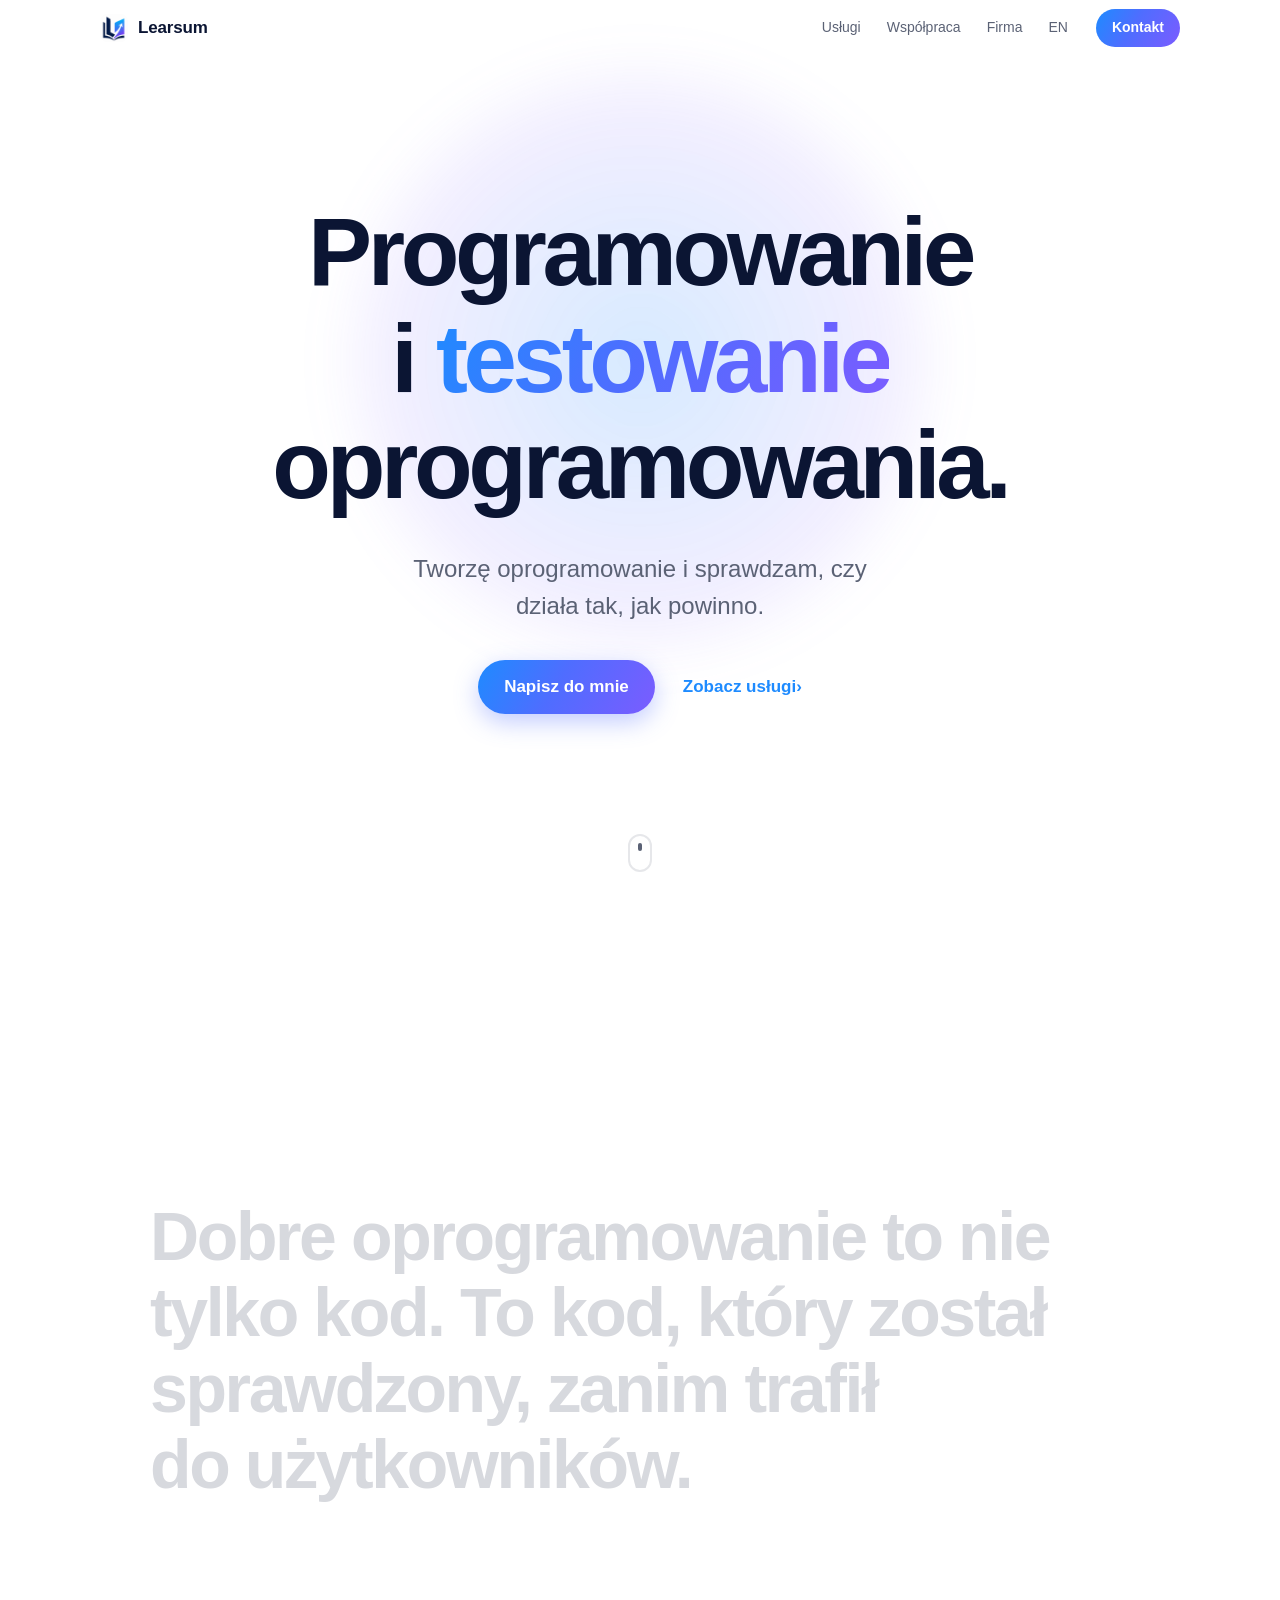
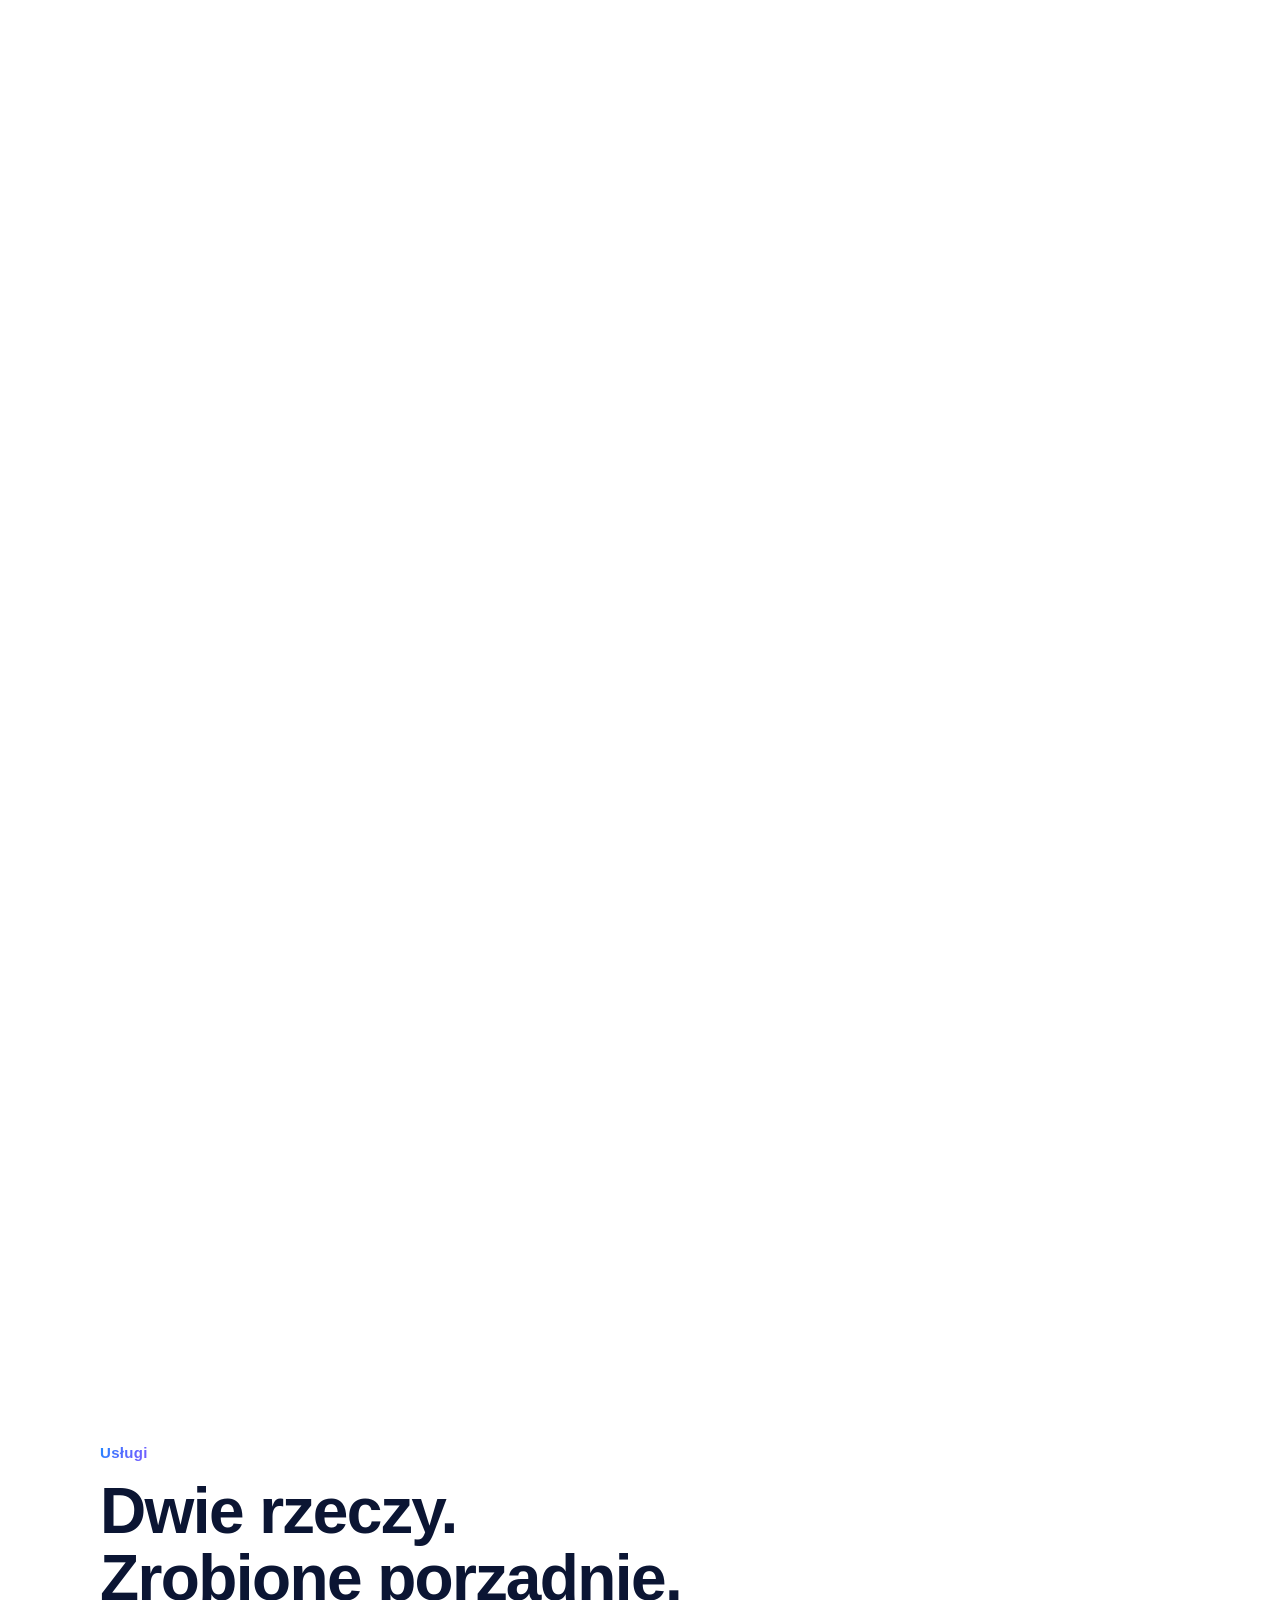
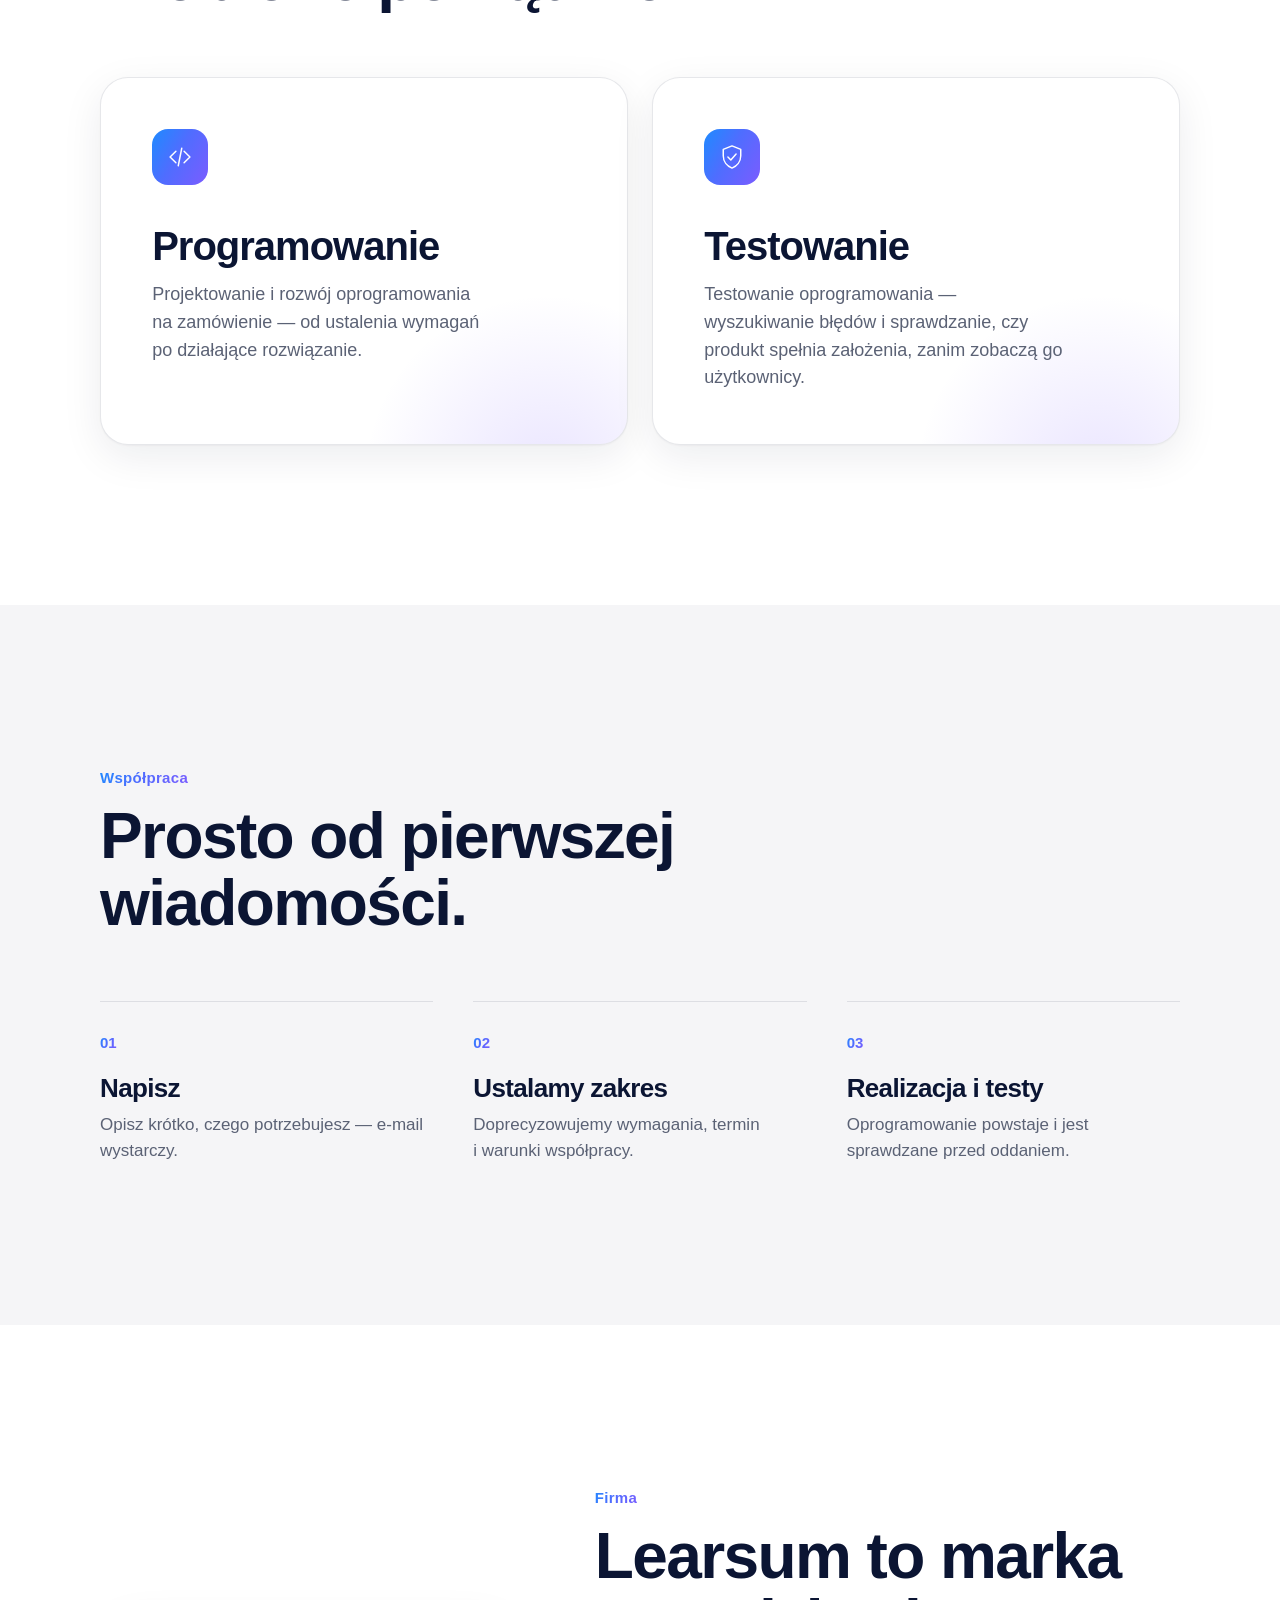
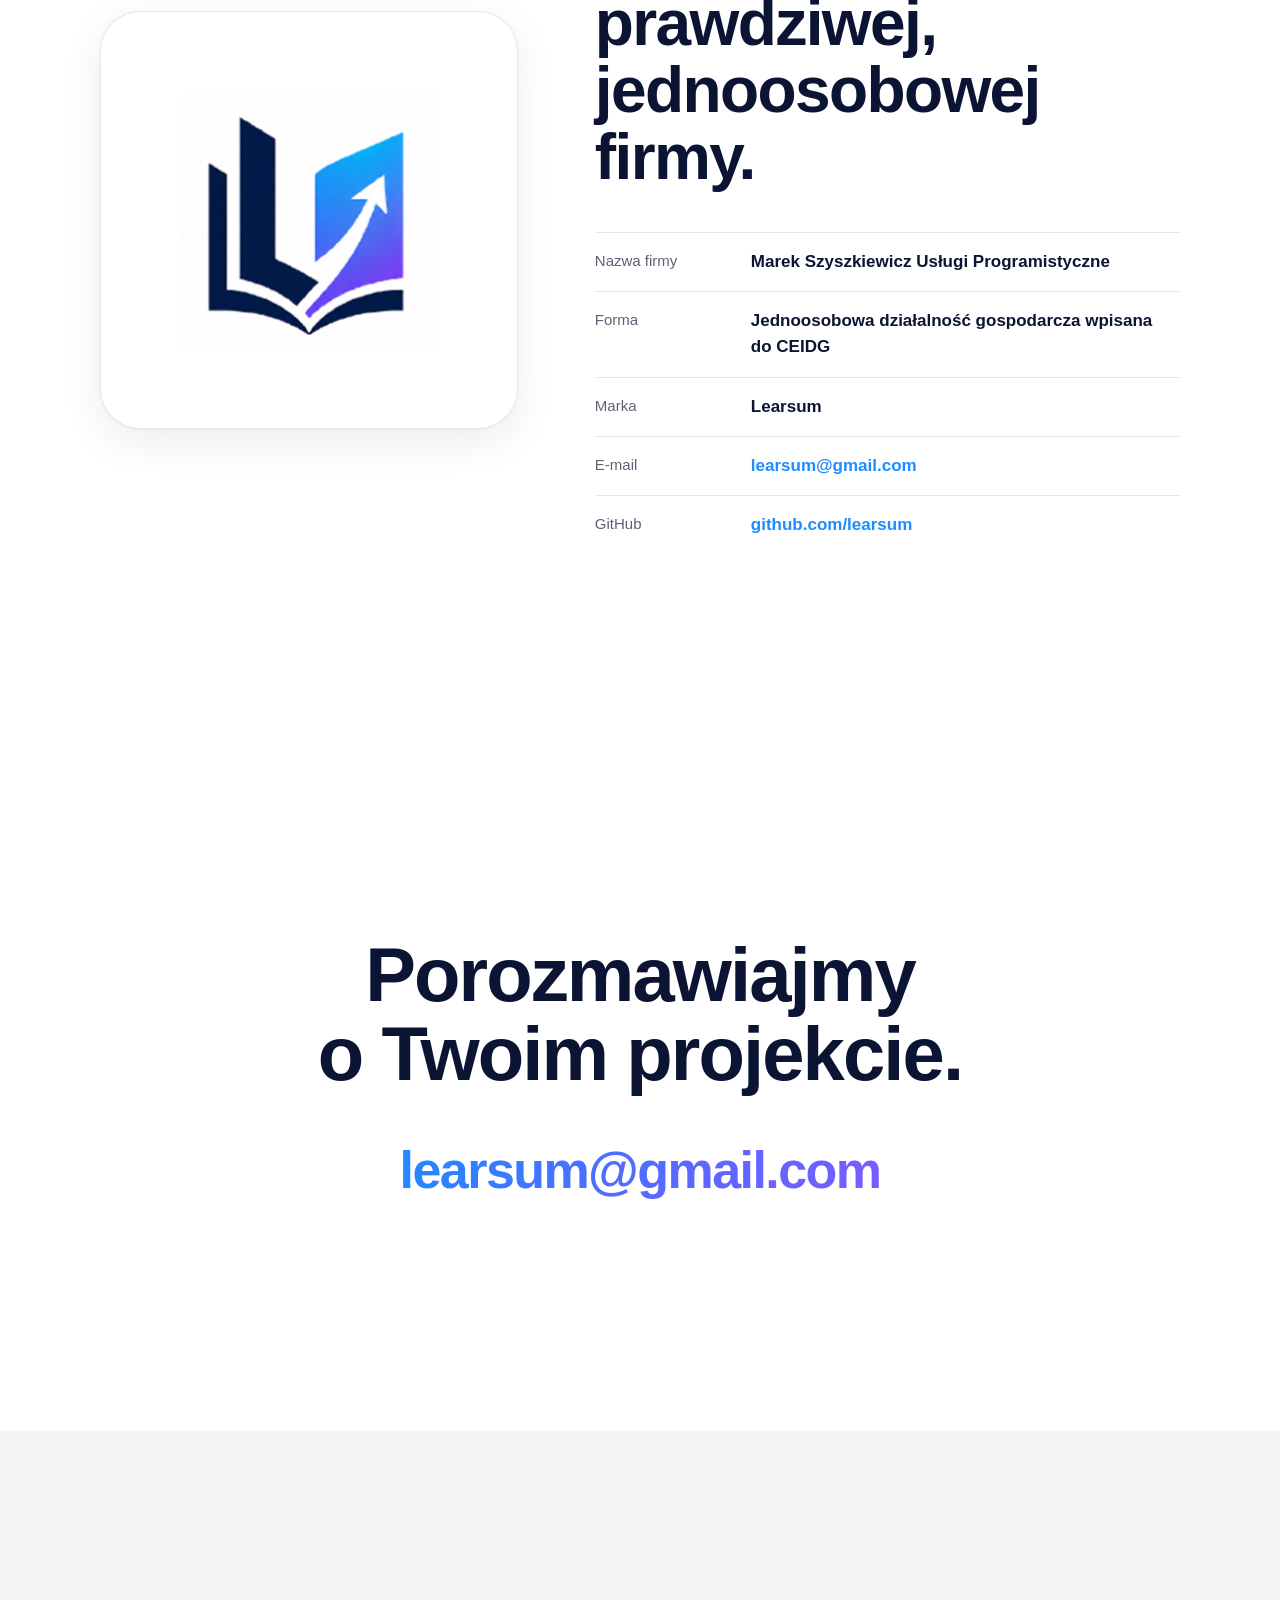
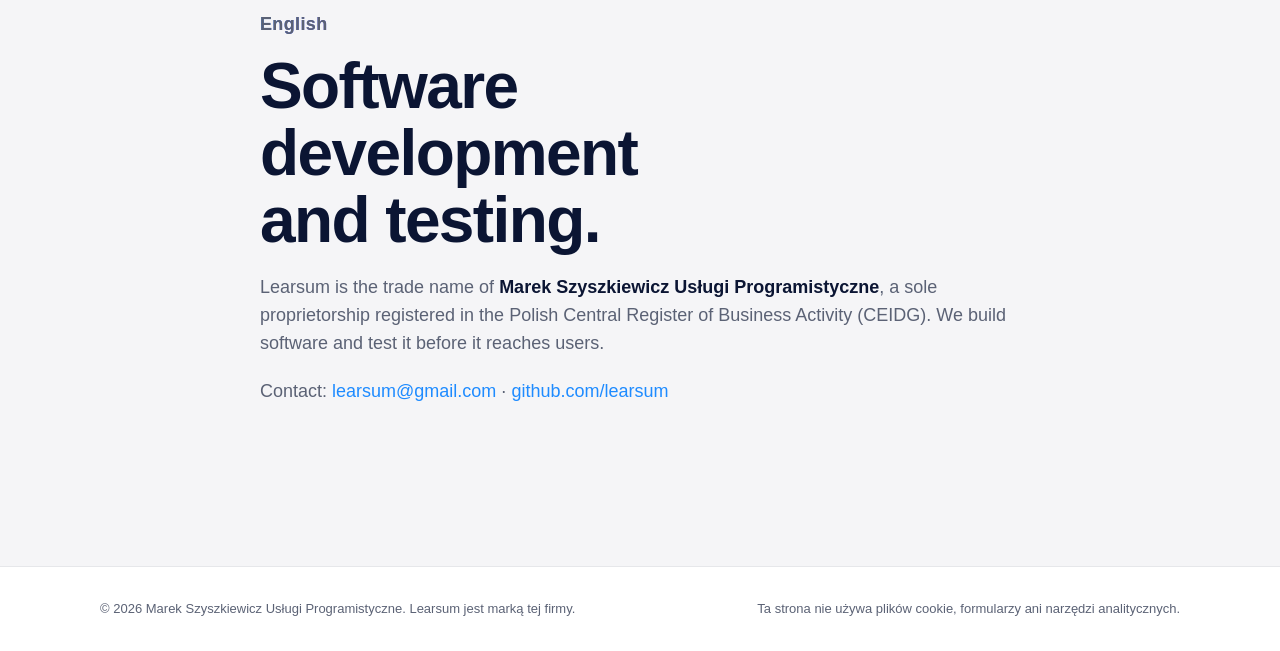
<file: index.html>
<!doctype html>
<html lang="pl">
<head>
  <meta charset="utf-8">
  <meta name="viewport" content="width=device-width, initial-scale=1, viewport-fit=cover">
  <title>Learsum — programowanie i testowanie oprogramowania</title>
  <meta name="description" content="Learsum to marka firmy Marek Szyszkiewicz Usługi Programistyczne. Programowanie i testowanie oprogramowania. Kontakt: learsum@gmail.com.">
  <meta name="color-scheme" content="light dark">
  <meta name="theme-color" content="#ffffff" media="(prefers-color-scheme: light)">
  <meta name="theme-color" content="#05070f" media="(prefers-color-scheme: dark)">
  <meta property="og:type" content="website">
  <meta property="og:title" content="Learsum — programowanie i testowanie oprogramowania">
  <meta property="og:description" content="Marka firmy Marek Szyszkiewicz Usługi Programistyczne.">
  <meta property="og:locale" content="pl_PL">
  <meta property="og:url" content="https://learsum.github.io/">
  <meta property="og:image" content="https://learsum.github.io/assets/learsum-logo.png">
  <link rel="canonical" href="https://learsum.github.io/">
  <script type="application/ld+json">
  {
    "@context": "https://schema.org",
    "@type": "Organization",
    "name": "Learsum",
    "legalName": "Marek Szyszkiewicz Usługi Programistyczne",
    "url": "https://learsum.github.io/",
    "logo": "https://learsum.github.io/assets/learsum-logo.png",
    "email": "learsum@gmail.com",
    "sameAs": ["https://github.com/learsum"]
  }
  </script>
  <link rel="icon" type="image/png" sizes="32x32" href="assets/favicon-32.png">
  <link rel="apple-touch-icon" href="assets/apple-touch-icon.png">
  <link rel="stylesheet" href="styles.css">
  <script>document.documentElement.classList.add('js')</script>
  <script src="main.js" defer></script>
</head>
<body>
  <a class="skip" href="#main">Przejdź do treści</a>

  <header class="nav" id="nav">
    <div class="nav__inner">
      <a class="brand" href="#top" aria-label="Learsum — początek strony">
        <img src="assets/mark.png" alt="" width="28" height="28">
        <span>Learsum</span>
      </a>
      <nav aria-label="Główna nawigacja">
        <ul class="nav__links">
          <li><a href="#uslugi">Usługi</a></li>
          <li><a href="#wspolpraca">Współpraca</a></li>
          <li><a href="#firma">Firma</a></li>
          <li><a href="#en" lang="en">EN</a></li>
        </ul>
      </nav>
      <a class="btn btn--small" href="mailto:learsum@gmail.com">Kontakt</a>
    </div>
  </header>

  <main id="main">
    <!-- HERO -->
    <section class="hero" id="top">
      <div class="hero__glow" aria-hidden="true"></div>
      <div class="hero__content" data-hero>
        <h1 class="hero__title">
          <span class="line"><span>Programowanie</span></span>
          <span class="line"><span>i&nbsp;<em class="grad">testowanie</em></span></span>
          <span class="line"><span>oprogramowania.</span></span>
        </h1>
        <p class="hero__lead">Tworzę oprogramowanie i&nbsp;sprawdzam, czy działa tak, jak powinno.</p>
        <div class="hero__cta">
          <a class="btn" href="mailto:learsum@gmail.com">Napisz do mnie</a>
          <a class="link-arrow" href="#uslugi">Zobacz usługi</a>
        </div>
      </div>
      <div class="scroll-hint" aria-hidden="true"><span></span></div>
    </section>

    <!-- SCROLL STATEMENT -->
    <section class="statement" aria-label="Podejście">
      <div class="statement__sticky">
        <p class="statement__text" data-words>Dobre oprogramowanie to&nbsp;nie tylko kod. To&nbsp;kod, który został sprawdzony, zanim trafił do&nbsp;użytkowników.</p>
      </div>
    </section>

    <!-- SERVICES -->
    <section class="section" id="uslugi">
      <div class="container">
        <p class="eyebrow reveal">Usługi</p>
        <h2 class="section__title reveal">Dwie rzeczy.<br>Zrobione porządnie.</h2>

        <div class="cards">
          <article class="card reveal">
            <div class="card__icon" aria-hidden="true">
              <svg viewBox="0 0 48 48" fill="none" stroke="currentColor" stroke-width="2.5" stroke-linecap="round" stroke-linejoin="round"><path d="M17 14 7 24l10 10M31 14l10 10-10 10M27 9l-6 30"/></svg>
            </div>
            <h3>Programowanie</h3>
            <p>Projektowanie i&nbsp;rozwój oprogramowania na&nbsp;zamówienie — od&nbsp;ustalenia wymagań po&nbsp;działające rozwiązanie.</p>
          </article>

          <article class="card reveal">
            <div class="card__icon" aria-hidden="true">
              <svg viewBox="0 0 48 48" fill="none" stroke="currentColor" stroke-width="2.5" stroke-linecap="round" stroke-linejoin="round"><path d="M24 5 9 11v11c0 9.5 6.4 17.6 15 21 8.6-3.4 15-11.5 15-21V11L24 5Z"/><path d="m17 24 5 5 9-10"/></svg>
            </div>
            <h3>Testowanie</h3>
            <p>Testowanie oprogramowania — wyszukiwanie błędów i&nbsp;sprawdzanie, czy produkt spełnia założenia, zanim zobaczą go użytkownicy.</p>
          </article>
        </div>
      </div>
    </section>

    <!-- PROCESS -->
    <section class="section section--tint" id="wspolpraca">
      <div class="container">
        <p class="eyebrow reveal">Współpraca</p>
        <h2 class="section__title reveal">Prosto od&nbsp;pierwszej wiadomości.</h2>

        <ol class="steps">
          <li class="step reveal">
            <span class="step__num">01</span>
            <h3>Napisz</h3>
            <p>Opisz krótko, czego potrzebujesz — e-mail wystarczy.</p>
          </li>
          <li class="step reveal">
            <span class="step__num">02</span>
            <h3>Ustalamy zakres</h3>
            <p>Doprecyzowujemy wymagania, termin i&nbsp;warunki współpracy.</p>
          </li>
          <li class="step reveal">
            <span class="step__num">03</span>
            <h3>Realizacja i&nbsp;testy</h3>
            <p>Oprogramowanie powstaje i&nbsp;jest sprawdzane przed oddaniem.</p>
          </li>
        </ol>
      </div>
    </section>

    <!-- COMPANY -->
    <section class="section" id="firma">
      <div class="container company">
        <div class="company__mark reveal" aria-hidden="true">
          <img src="assets/mark.png" alt="" width="256" height="256">
        </div>
        <div>
          <p class="eyebrow reveal">Firma</p>
          <h2 class="section__title reveal">Learsum to&nbsp;marka prawdziwej, jednoosobowej firmy.</h2>
          <dl class="facts reveal">
            <div><dt>Nazwa firmy</dt><dd>Marek Szyszkiewicz Usługi Programistyczne</dd></div>
            <div><dt>Forma</dt><dd>Jednoosobowa działalność gospodarcza wpisana do&nbsp;CEIDG</dd></div>
            <div><dt>Marka</dt><dd>Learsum</dd></div>
            <div><dt>E-mail</dt><dd><a href="mailto:learsum@gmail.com">learsum@gmail.com</a></dd></div>
            <div><dt>GitHub</dt><dd><a href="https://github.com/learsum" rel="me noopener">github.com/learsum</a></dd></div>
          </dl>
        </div>
      </div>
    </section>

    <!-- CONTACT -->
    <section class="contact" id="kontakt">
      <div class="container">
        <h2 class="contact__title reveal">Porozmawiajmy o&nbsp;Twoim projekcie.</h2>
        <a class="contact__mail reveal" href="mailto:learsum@gmail.com">learsum@gmail.com</a>
      </div>
    </section>

    <!-- EN -->
    <section class="section section--tint" id="en" lang="en">
      <div class="container narrow">
        <p class="eyebrow reveal">English</p>
        <h2 class="section__title reveal">Software development and&nbsp;testing.</h2>
        <p class="reveal">Learsum is the trade name of <strong>Marek Szyszkiewicz Usługi Programistyczne</strong>, a&nbsp;sole proprietorship registered in&nbsp;the Polish Central Register of Business Activity (CEIDG). We build software and test it before it reaches users.</p>
        <p class="reveal">Contact: <a href="mailto:learsum@gmail.com">learsum@gmail.com</a> · <a href="https://github.com/learsum" rel="noopener">github.com/learsum</a></p>
      </div>
    </section>
  </main>

  <footer class="footer">
    <div class="container footer__inner">
      <p>© <span data-year>2026</span> Marek Szyszkiewicz Usługi Programistyczne. Learsum jest marką tej firmy.</p>
      <p>Ta strona nie używa plików cookie, formularzy ani narzędzi analitycznych.</p>
    </div>
  </footer>
</body>
</html>
</file>
<file: styles.css>
/* Learsum — static company card. No external fonts or scripts. */
:root {
  --bg: #ffffff;
  --bg-tint: #f5f5f7;
  --text: #0b1533;
  --muted: #5b6275;
  --line: rgba(11, 21, 51, .10);
  --card: #ffffff;
  --blue: #1e8bff;
  --violet: #7b5cff;
  --grad: linear-gradient(120deg, var(--blue) 0%, #4f6dff 45%, var(--violet) 100%);
  --nav-bg: rgba(255, 255, 255, .72);
  --shadow: 0 1px 2px rgba(11, 21, 51, .04), 0 12px 40px rgba(11, 21, 51, .08);
  --radius: 28px;
  --ease: cubic-bezier(.22, 1, .36, 1);
  --font: -apple-system, BlinkMacSystemFont, "SF Pro Display", "Segoe UI Variable Display", "Segoe UI", Inter, Roboto, "Helvetica Neue", Arial, sans-serif;
}
@media (prefers-color-scheme: dark) {
  :root {
    --bg: #05070f;
    --bg-tint: #0c1020;
    --text: #f2f4fa;
    --muted: #9aa3b8;
    --line: rgba(255, 255, 255, .10);
    --card: #0f1426;
    --nav-bg: rgba(5, 7, 15, .70);
    --shadow: 0 1px 2px rgba(0, 0, 0, .3), 0 12px 40px rgba(0, 0, 0, .35);
  }
  .brand img, .company__mark img { border-radius: 22%; }
}

*, *::before, *::after { box-sizing: border-box; }
html { scroll-behavior: smooth; -webkit-text-size-adjust: 100%; }
body {
  margin: 0;
  background: var(--bg);
  color: var(--text);
  font-family: var(--font);
  font-size: 17px;
  line-height: 1.55;
  -webkit-font-smoothing: antialiased;
  text-rendering: optimizeLegibility;
  overflow-x: hidden;
}
img { max-width: 100%; height: auto; display: block; }
a { color: inherit; }
h1, h2, h3 { margin: 0; letter-spacing: -.025em; line-height: 1.05; font-weight: 700; }
p { margin: 0; }

.skip {
  position: absolute; left: 16px; top: -60px; z-index: 100;
  background: var(--text); color: var(--bg); padding: 10px 16px; border-radius: 10px;
}
.skip:focus { top: 12px; }
:focus-visible { outline: 3px solid var(--blue); outline-offset: 3px; border-radius: 8px; }

.container { width: min(1080px, 100% - 32px); margin-inline: auto; }
.narrow { width: min(760px, 100% - 32px); }

/* ---------- NAV ---------- */
.nav {
  position: fixed; inset: 0 0 auto 0; z-index: 50;
  transition: background .4s var(--ease), border-color .4s var(--ease);
  border-bottom: 1px solid transparent;
}
.nav.is-scrolled {
  background: var(--nav-bg);
  -webkit-backdrop-filter: saturate(180%) blur(20px);
  backdrop-filter: saturate(180%) blur(20px);
  border-bottom-color: var(--line);
}
.nav__inner {
  width: min(1080px, 100% - 32px); margin-inline: auto;
  height: 56px; display: flex; align-items: center; gap: 24px;
}
.brand { display: flex; align-items: center; gap: 10px; text-decoration: none; font-weight: 650; letter-spacing: -.01em; }
.brand img { width: 28px; height: 28px; border-radius: 7px; }
.nav nav { margin-left: auto; }
.nav__links { display: flex; gap: 26px; list-style: none; margin: 0; padding: 0; font-size: 14px; }
.nav__links a { text-decoration: none; color: var(--muted); transition: color .2s; }
.nav__links a:hover { color: var(--text); }
@media (max-width: 640px) {
  .nav__links { gap: 16px; }
  .nav__links li:nth-child(2), .nav__links li:nth-child(3) { display: none; }
}
@media (max-width: 380px) { .nav__links { display: none; } .nav nav { margin-left: auto; } }

/* ---------- BUTTONS ---------- */
.btn {
  display: inline-flex; align-items: center; justify-content: center;
  padding: 14px 26px; border-radius: 999px;
  background: var(--grad); color: #fff; text-decoration: none; font-weight: 600;
  box-shadow: 0 8px 24px rgba(79, 109, 255, .35);
  transition: transform .4s var(--ease), box-shadow .4s var(--ease);
}
.btn:hover { transform: translateY(-2px) scale(1.02); box-shadow: 0 14px 34px rgba(79, 109, 255, .45); }
.btn:active { transform: scale(.98); }
.btn--small { padding: 8px 16px; font-size: 14px; box-shadow: none; }
.nav .btn--small { margin-left: 4px; }
.link-arrow { color: var(--blue); text-decoration: none; font-weight: 600; }
.link-arrow::after { content: " ›"; display: inline-block; transition: transform .3s var(--ease); }
.link-arrow:hover::after { transform: translateX(4px); }

/* ---------- HERO ---------- */
.hero {
  position: relative; min-height: 100svh;
  display: grid; place-items: center; text-align: center;
  padding: 96px 16px 80px; overflow: hidden;
}
.hero__glow {
  position: absolute; width: 900px; height: 900px; left: 50%; top: 40%;
  translate: -50% -50%;
  background: radial-gradient(closest-side, rgba(30, 139, 255, .18), rgba(123, 92, 255, .10) 55%, transparent 70%);
  filter: blur(20px); pointer-events: none;
  animation: breathe 9s ease-in-out infinite;
}
@keyframes breathe { 50% { transform: scale(1.12); opacity: .75; } }
.hero__content { position: relative; width: 100%; min-width: 0; will-change: transform, opacity; }
.hero__title { font-size: clamp(34px, 9.6vw, 96px); font-weight: 750; letter-spacing: -.045em; }
.hero__lead, .hero__cta { animation: fadeUp 1.2s var(--ease) both; }
.hero__lead { animation-delay: .7s; }
.hero__cta { animation-delay: .85s; }
@keyframes fadeUp { from { opacity: 0; transform: translateY(24px); filter: blur(6px); } }
.hero__title .line { display: block; overflow: hidden; padding-bottom: .06em; }
.hero__title .line > span { display: inline-block; animation: rise 1.2s var(--ease) both; }
.hero__title .line:nth-child(1) > span { animation-delay: .15s; }
.hero__title .line:nth-child(2) > span { animation-delay: .3s; }
.hero__title .line:nth-child(3) > span { animation-delay: .45s; }
@keyframes rise { from { transform: translateY(110%); opacity: 0; } }
.grad {
  font-style: normal;
  background: var(--grad); -webkit-background-clip: text; background-clip: text; color: transparent;
}
.hero__lead { margin: 28px auto 0; max-width: 34ch; font-size: clamp(19px, 2.2vw, 24px); color: var(--muted); }
.hero__cta { margin-top: 36px; display: flex; gap: 28px; align-items: center; justify-content: center; flex-wrap: wrap; }

.scroll-hint {
  position: absolute; bottom: 28px; left: 50%; translate: -50% 0;
  width: 24px; height: 38px; border: 2px solid var(--line); border-radius: 14px;
}
.scroll-hint span {
  position: absolute; left: 50%; top: 7px; width: 4px; height: 8px; margin-left: -2px;
  border-radius: 2px; background: var(--muted); animation: wheel 2s var(--ease) infinite;
}
@keyframes wheel { 0% { opacity: 0; transform: translateY(0); } 30% { opacity: 1; } 100% { opacity: 0; transform: translateY(12px); } }

/* ---------- STATEMENT (scroll-linked words) ---------- */
.statement { height: 220vh; position: relative; }
.statement__sticky {
  position: sticky; top: 0; height: 100svh;
  display: grid; place-items: center; padding: 0 16px;
}
.statement__text {
  width: min(980px, 100%);
  font-size: clamp(32px, 5.6vw, 68px); font-weight: 700; line-height: 1.12; letter-spacing: -.035em;
}
.statement__text .w { transition: color .35s linear, opacity .35s linear; }
.js .statement__text .w { opacity: .16; }
.js .statement__text .w.on { opacity: 1; }
.statement__text .w.accent.on {
  background: var(--grad); -webkit-background-clip: text; background-clip: text; color: transparent;
}

/* ---------- SECTIONS ---------- */
.section { padding: clamp(96px, 14vw, 160px) 0; }
.section--tint { background: var(--bg-tint); }
.eyebrow {
  font-size: 15px; font-weight: 600; letter-spacing: .02em;
  background: var(--grad); -webkit-background-clip: text; background-clip: text; color: transparent;
  display: inline-block; margin-bottom: 14px;
}
.section__title { font-size: clamp(36px, 6vw, 64px); max-width: 18ch; }

.cards { margin-top: 64px; display: grid; grid-template-columns: repeat(auto-fit, minmax(280px, 1fr)); gap: 24px; }
.card {
  position: relative; overflow: hidden;
  background: var(--card); border: 1px solid var(--line); border-radius: var(--radius);
  padding: clamp(32px, 4vw, 52px); box-shadow: var(--shadow);
  transition: transform .6s var(--ease), box-shadow .6s var(--ease);
}
.card::before {
  content: ""; position: absolute; inset: auto -20% -60% auto; width: 70%; aspect-ratio: 1;
  background: radial-gradient(closest-side, rgba(123, 92, 255, .16), transparent);
  transition: transform .8s var(--ease);
}
.card:hover { transform: translateY(-6px); }
.card:hover::before { transform: scale(1.3); }
.card__icon {
  width: 56px; height: 56px; border-radius: 16px; display: grid; place-items: center;
  background: var(--grad); color: #fff; margin-bottom: 40px;
}
.card__icon svg { width: 28px; height: 28px; }
.card h3 { font-size: clamp(28px, 3.4vw, 40px); }
.card p { margin-top: 14px; color: var(--muted); font-size: 18px; max-width: 36ch; position: relative; }

.steps { list-style: none; padding: 0; margin: 64px 0 0; display: grid; grid-template-columns: repeat(auto-fit, minmax(240px, 1fr)); gap: 40px; }
.step { border-top: 1px solid var(--line); padding-top: 28px; }
.step__num {
  font-size: 15px; font-weight: 700; font-variant-numeric: tabular-nums;
  background: var(--grad); -webkit-background-clip: text; background-clip: text; color: transparent;
}
.step h3 { font-size: 26px; margin-top: 18px; }
.step p { margin-top: 10px; color: var(--muted); }

.company { display: grid; grid-template-columns: minmax(0, 1fr) minmax(0, 1.4fr); gap: clamp(32px, 6vw, 96px); align-items: center; }
.company__mark {
  aspect-ratio: 1; border-radius: 40px; display: grid; place-items: center;
  background: #fff; border: 1px solid var(--line); box-shadow: var(--shadow);
}
.company__mark img { width: 62%; }
@media (max-width: 760px) { .company { grid-template-columns: 1fr; } .company__mark { width: 60%; max-width: 260px; } }
.facts { margin: 40px 0 0; }
.facts div { display: grid; grid-template-columns: 140px 1fr; gap: 16px; padding: 16px 0; border-top: 1px solid var(--line); }
.facts dt { color: var(--muted); font-size: 15px; }
.facts dd { margin: 0; font-weight: 550; overflow-wrap: anywhere; }
.facts a { color: var(--blue); text-decoration: none; }
.facts a:hover { text-decoration: underline; }
@media (max-width: 480px) { .facts div { grid-template-columns: 1fr; gap: 2px; } }

.contact { padding: clamp(120px, 18vw, 220px) 0; text-align: center; }
.contact__title { font-size: clamp(36px, 6.4vw, 76px); max-width: 16ch; margin-inline: auto; }
.contact__mail {
  display: inline-block; margin-top: 36px;
  font-size: clamp(24px, 4.4vw, 52px); font-weight: 700; letter-spacing: -.03em; text-decoration: none;
  background: var(--grad); -webkit-background-clip: text; background-clip: text; color: transparent;
  overflow-wrap: anywhere;
  transition: transform .5s var(--ease);
}
.contact__mail:hover { transform: scale(1.03); }

#en p { margin-top: 20px; color: var(--muted); font-size: 18px; }
#en p strong { color: var(--text); font-weight: 600; }
#en a { color: var(--blue); text-decoration: none; }
#en a:hover { text-decoration: underline; }

.footer { border-top: 1px solid var(--line); padding: 32px 0 calc(32px + env(safe-area-inset-bottom)); font-size: 13px; color: var(--muted); }
.footer__inner { display: flex; flex-wrap: wrap; justify-content: space-between; gap: 8px 24px; }

/* ---------- REVEAL ON SCROLL ---------- */
.js .reveal {
  opacity: 0; transform: translateY(40px) scale(.98); filter: blur(6px);
  transition: opacity 1s var(--ease), transform 1.1s var(--ease), filter 1s var(--ease);
  transition-delay: var(--d, 0s);
}
.js .reveal.in { opacity: 1; transform: none; filter: none; }

/* ---------- REDUCED MOTION ---------- */
@media (prefers-reduced-motion: reduce) {
  html { scroll-behavior: auto; }
  *, *::before, *::after { animation: none !important; transition: none !important; }
  .js .reveal { opacity: 1; transform: none; filter: none; }
  .statement { height: auto; }
  .statement__sticky { position: static; height: auto; padding: 120px 16px; }
  .js .statement__text .w { opacity: 1; }
}
</file>
